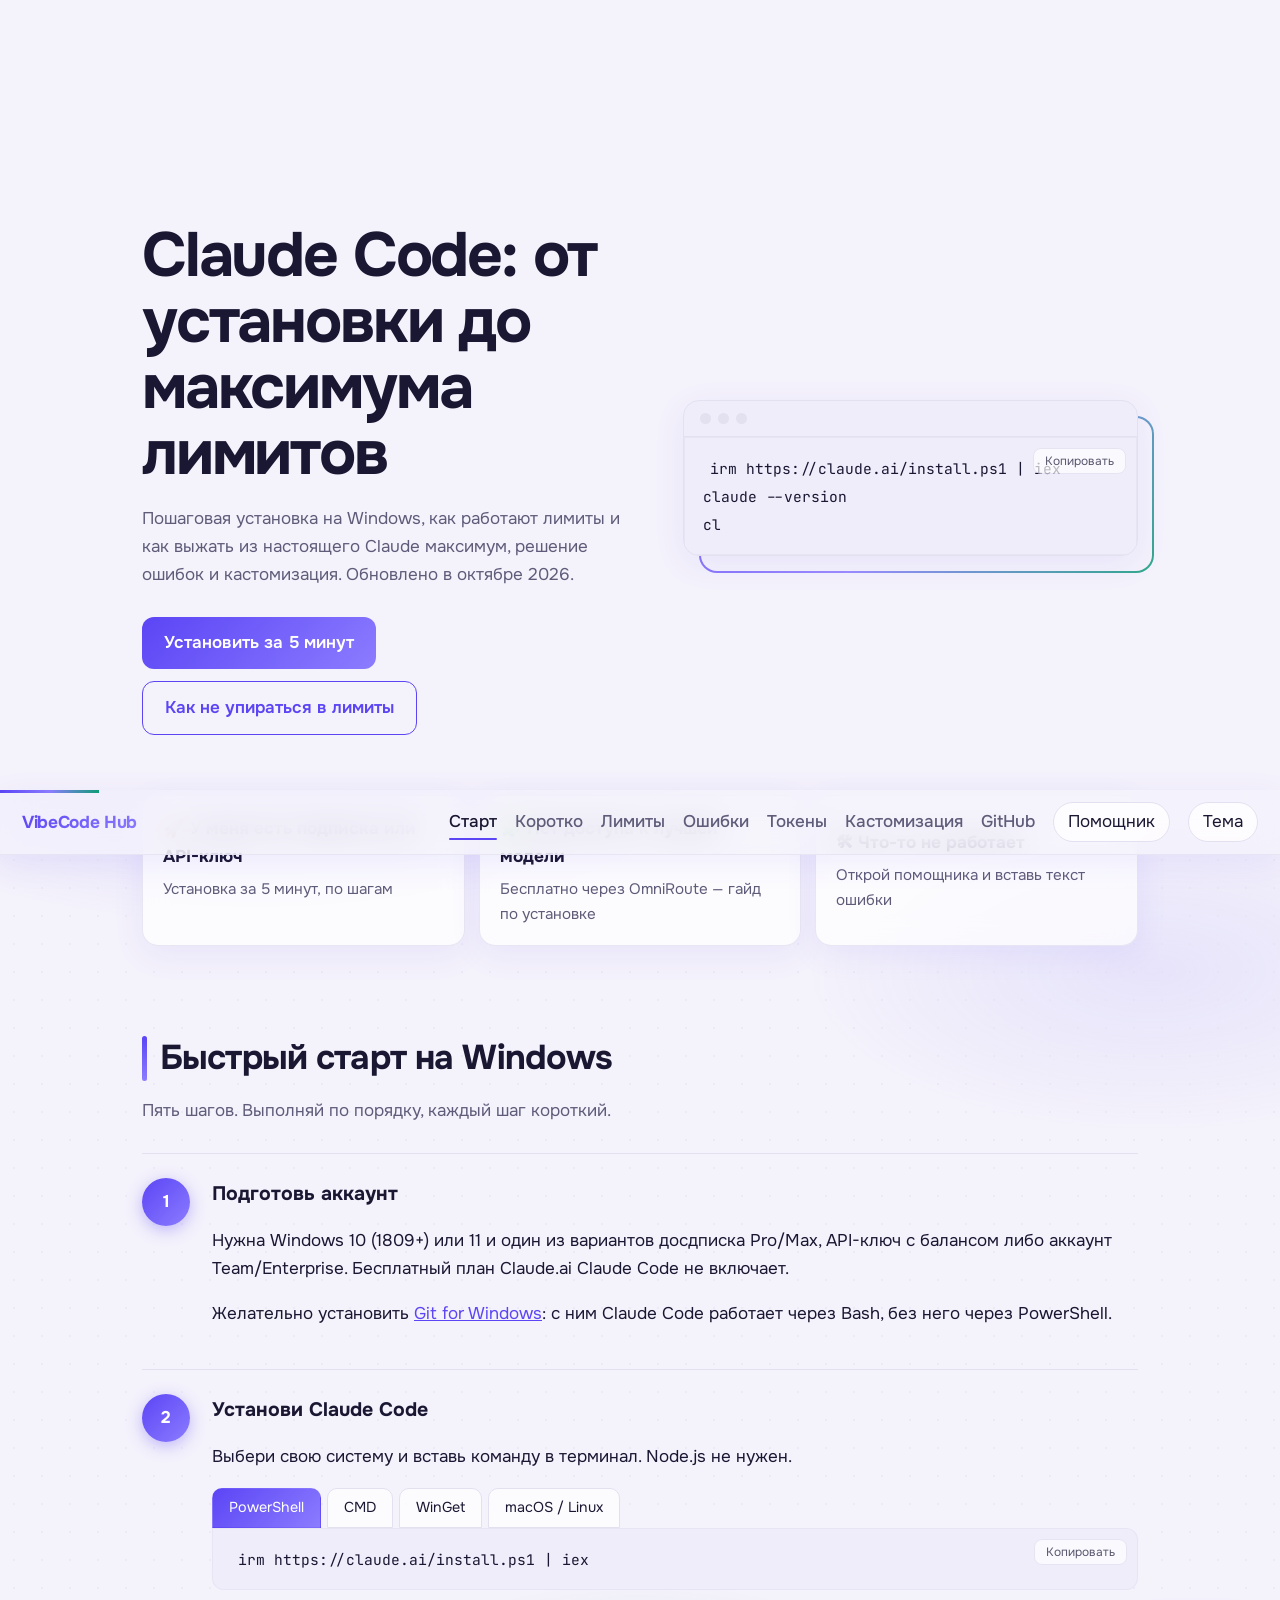
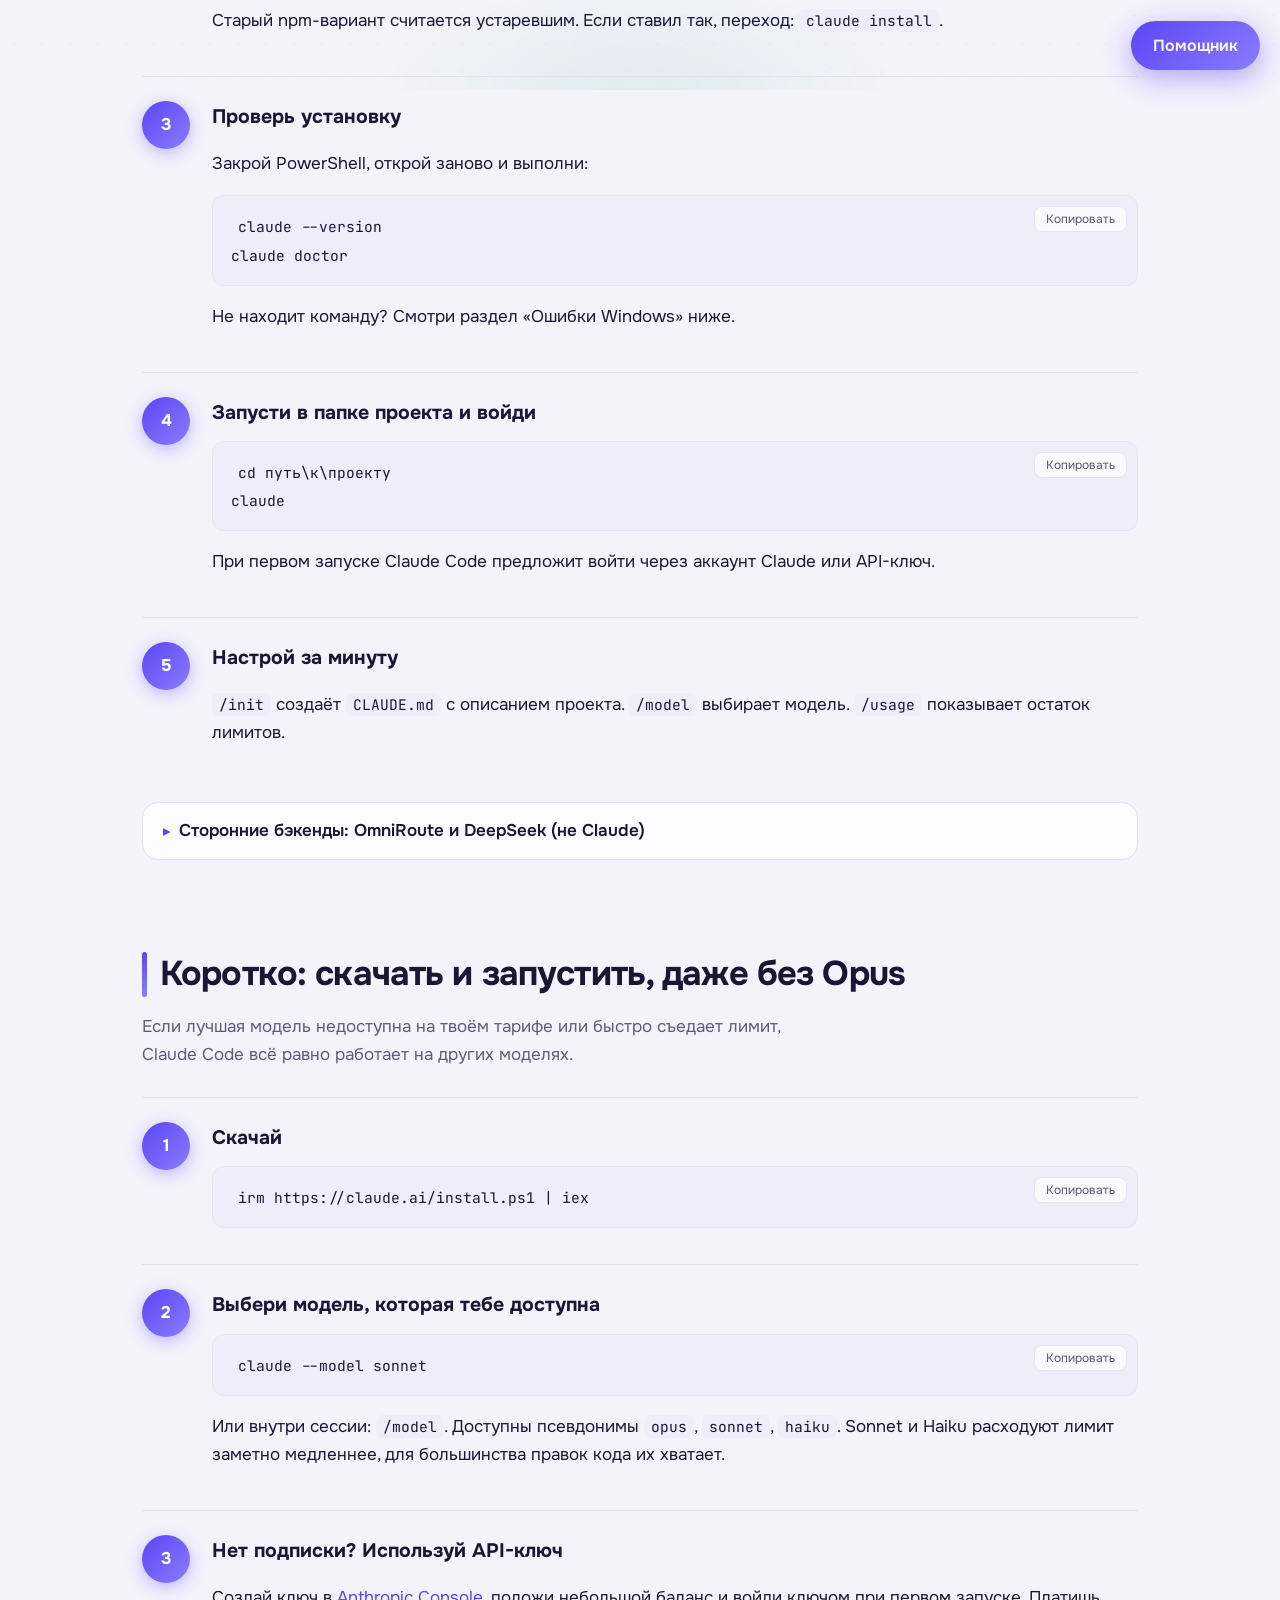
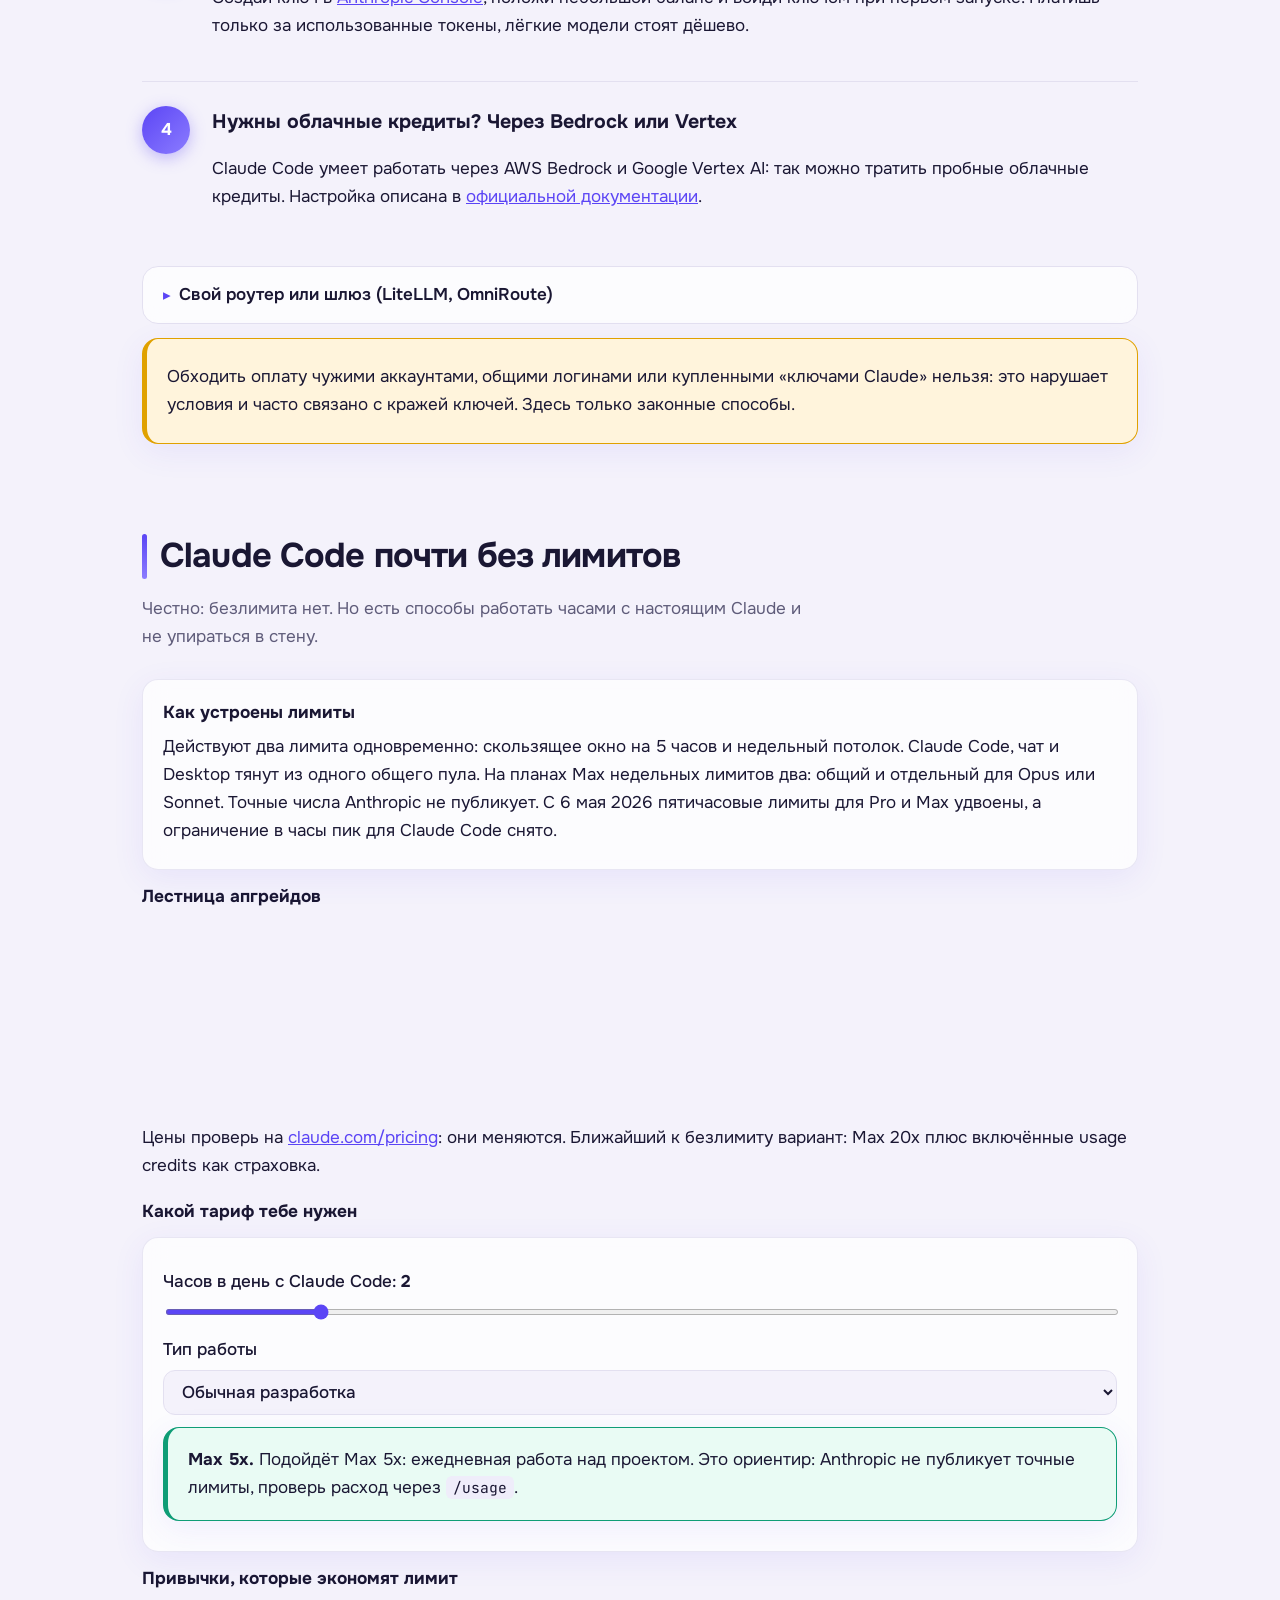
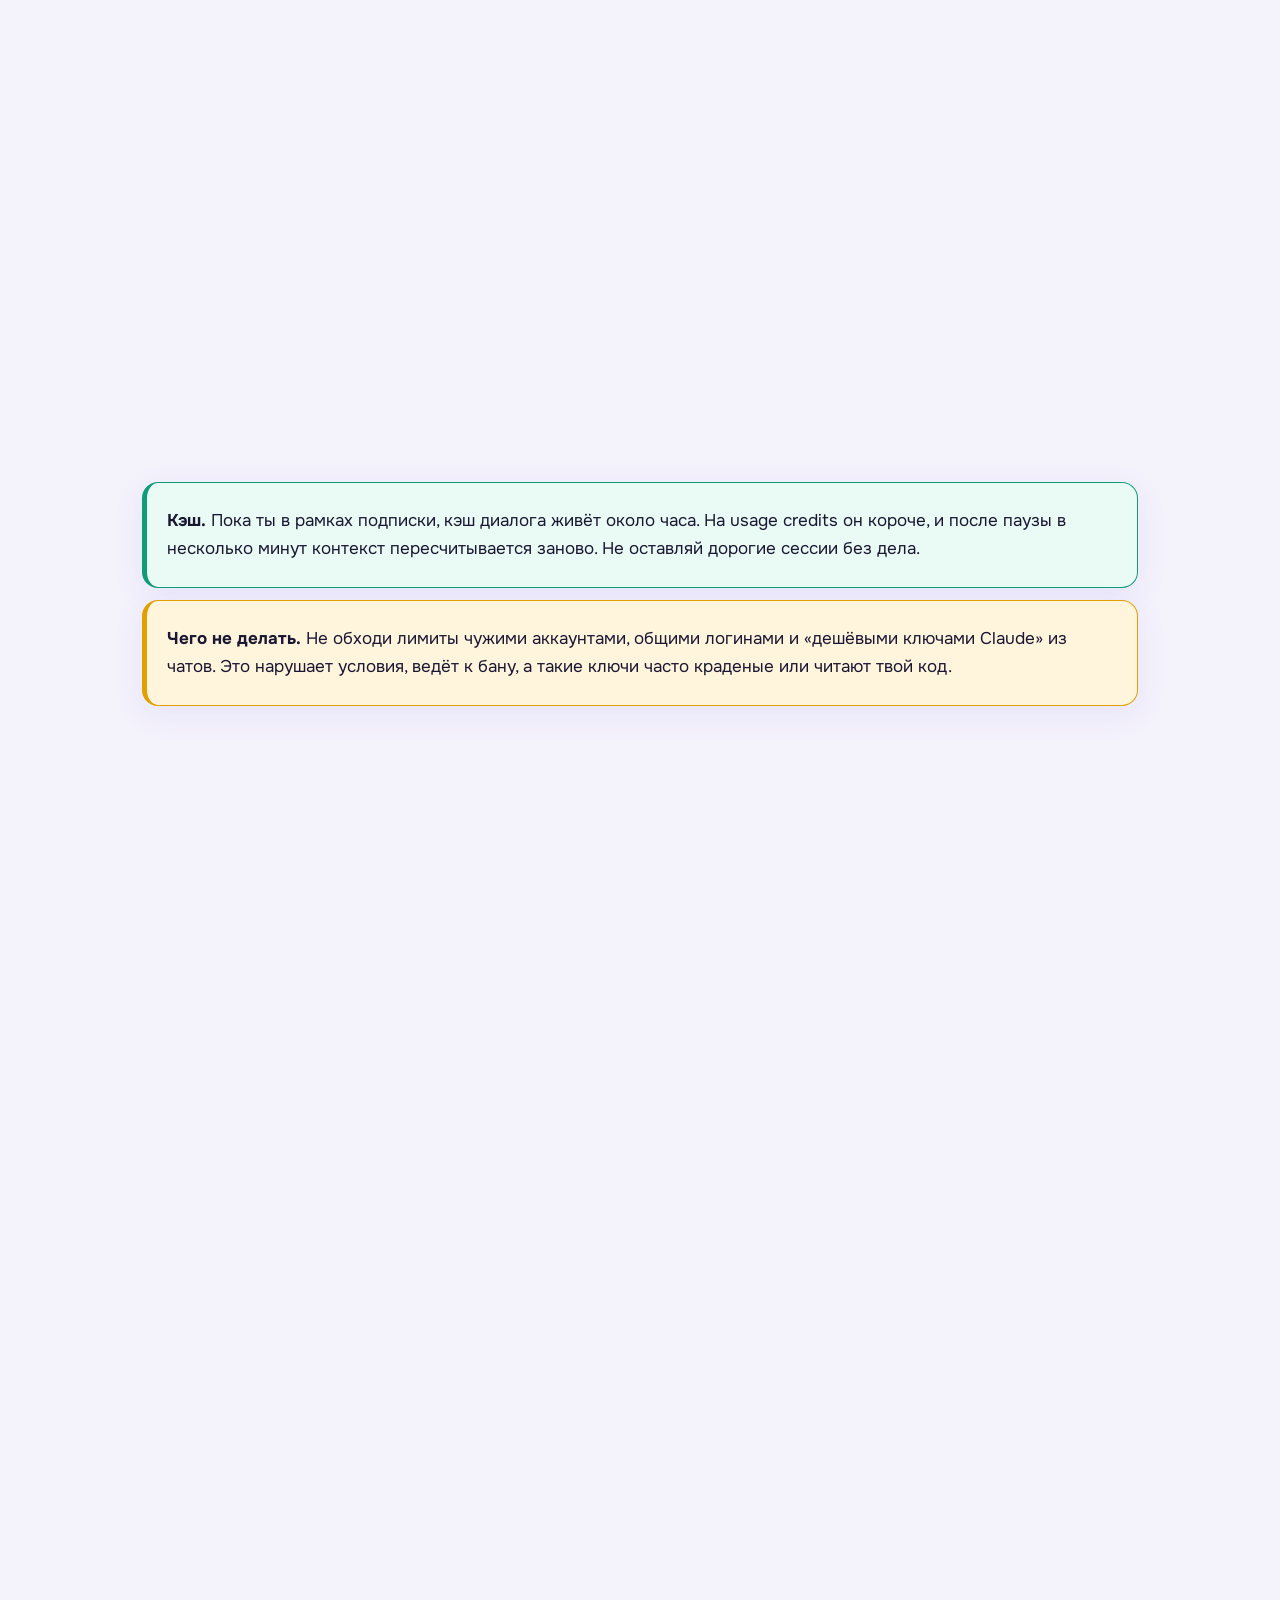
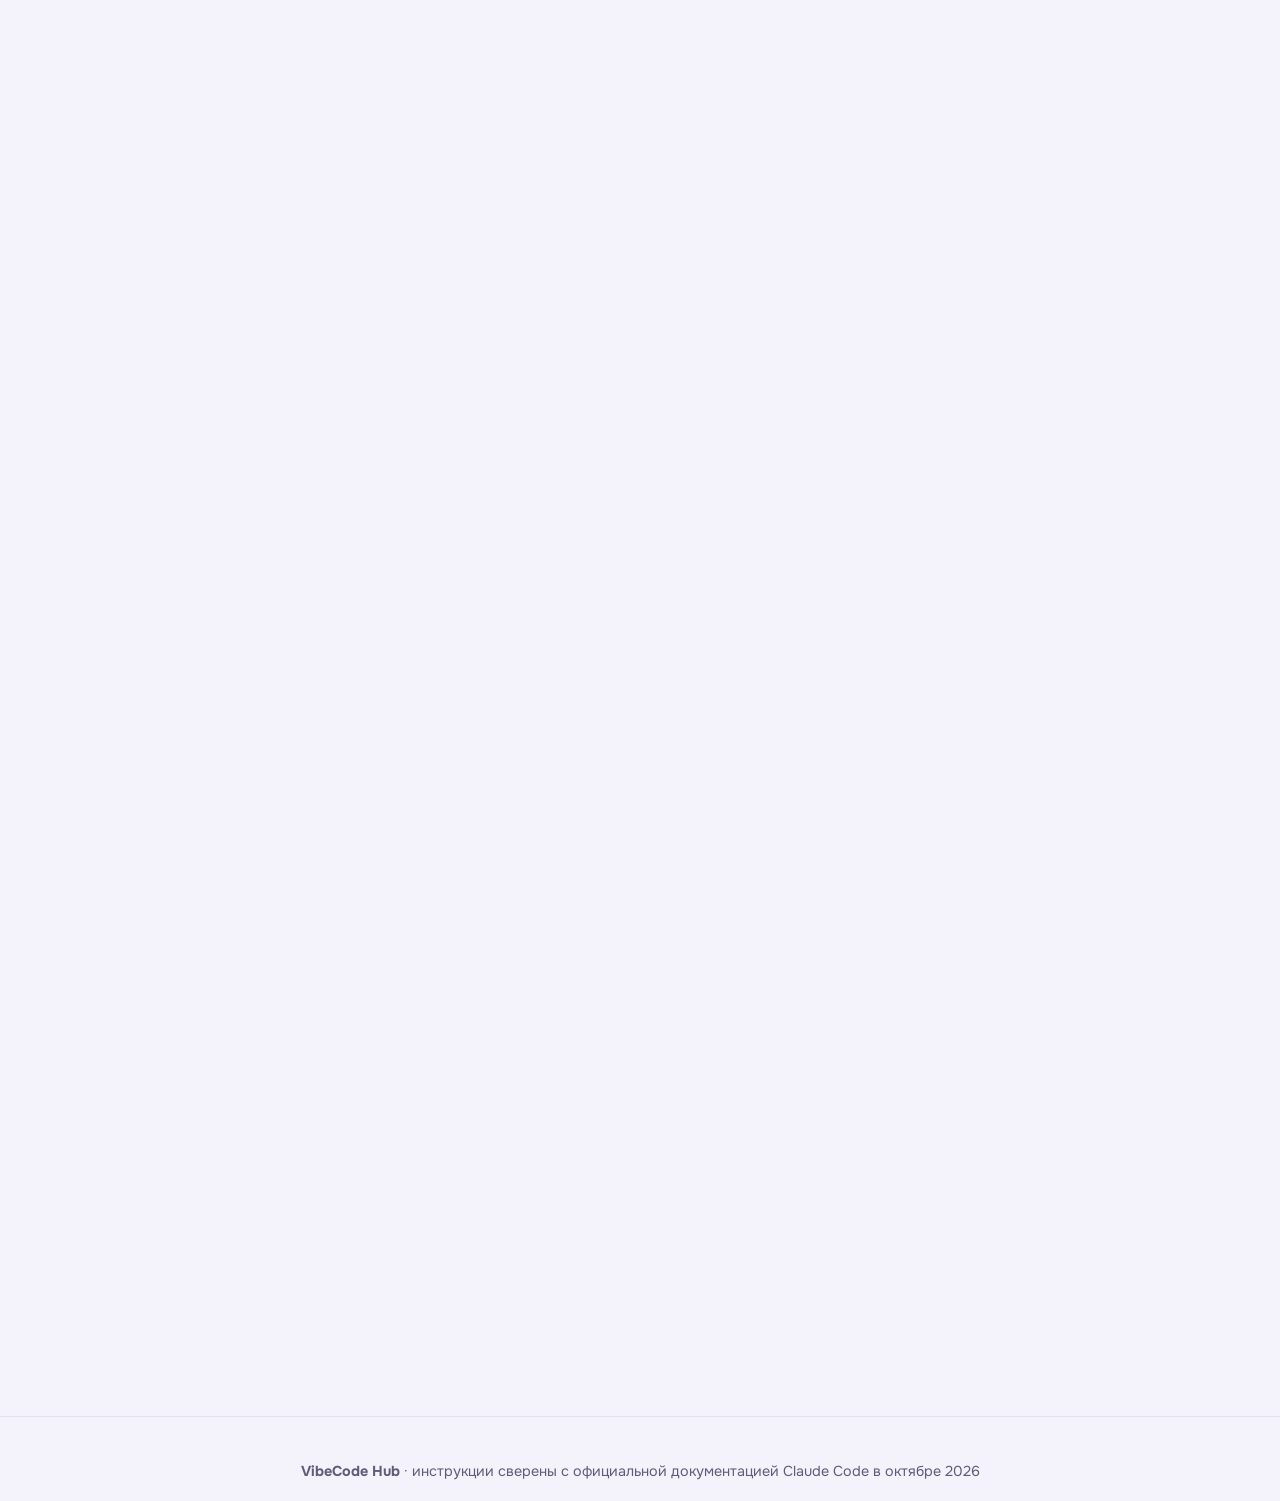
<file: index.html>
<!DOCTYPE html>
<html lang="ru">
<head>
<meta charset="utf-8">
<meta name="viewport" content="width=device-width, initial-scale=1">
<title>VibeCode Hub</title>
</head>
<body style="font-family:system-ui;padding:40px;text-align:center;color:#666;background:#f6f5fb">
<p>Загрузка…</p>
<script>
(async function(){
  var n=21, parts=[];
  for(var i=0;i<n;i++){
    var t=await (await fetch('x'+i+'.txt?v='+Date.now())).text();
    parts.push(t.trim());
  }
  var bin=Uint8Array.from(atob(parts.join('')), function(c){return c.charCodeAt(0);});
  var html=new TextDecoder('utf-8').decode(bin);
  document.open();
  document.write(html);
  document.close();
})().catch(function(e){
  document.body.innerHTML='<p>Ошибка загрузки: '+e+'</p><p><a href="omniroute.html">Гайд OmniRoute</a></p>';
});
</script>
</body>
</html>
</file>
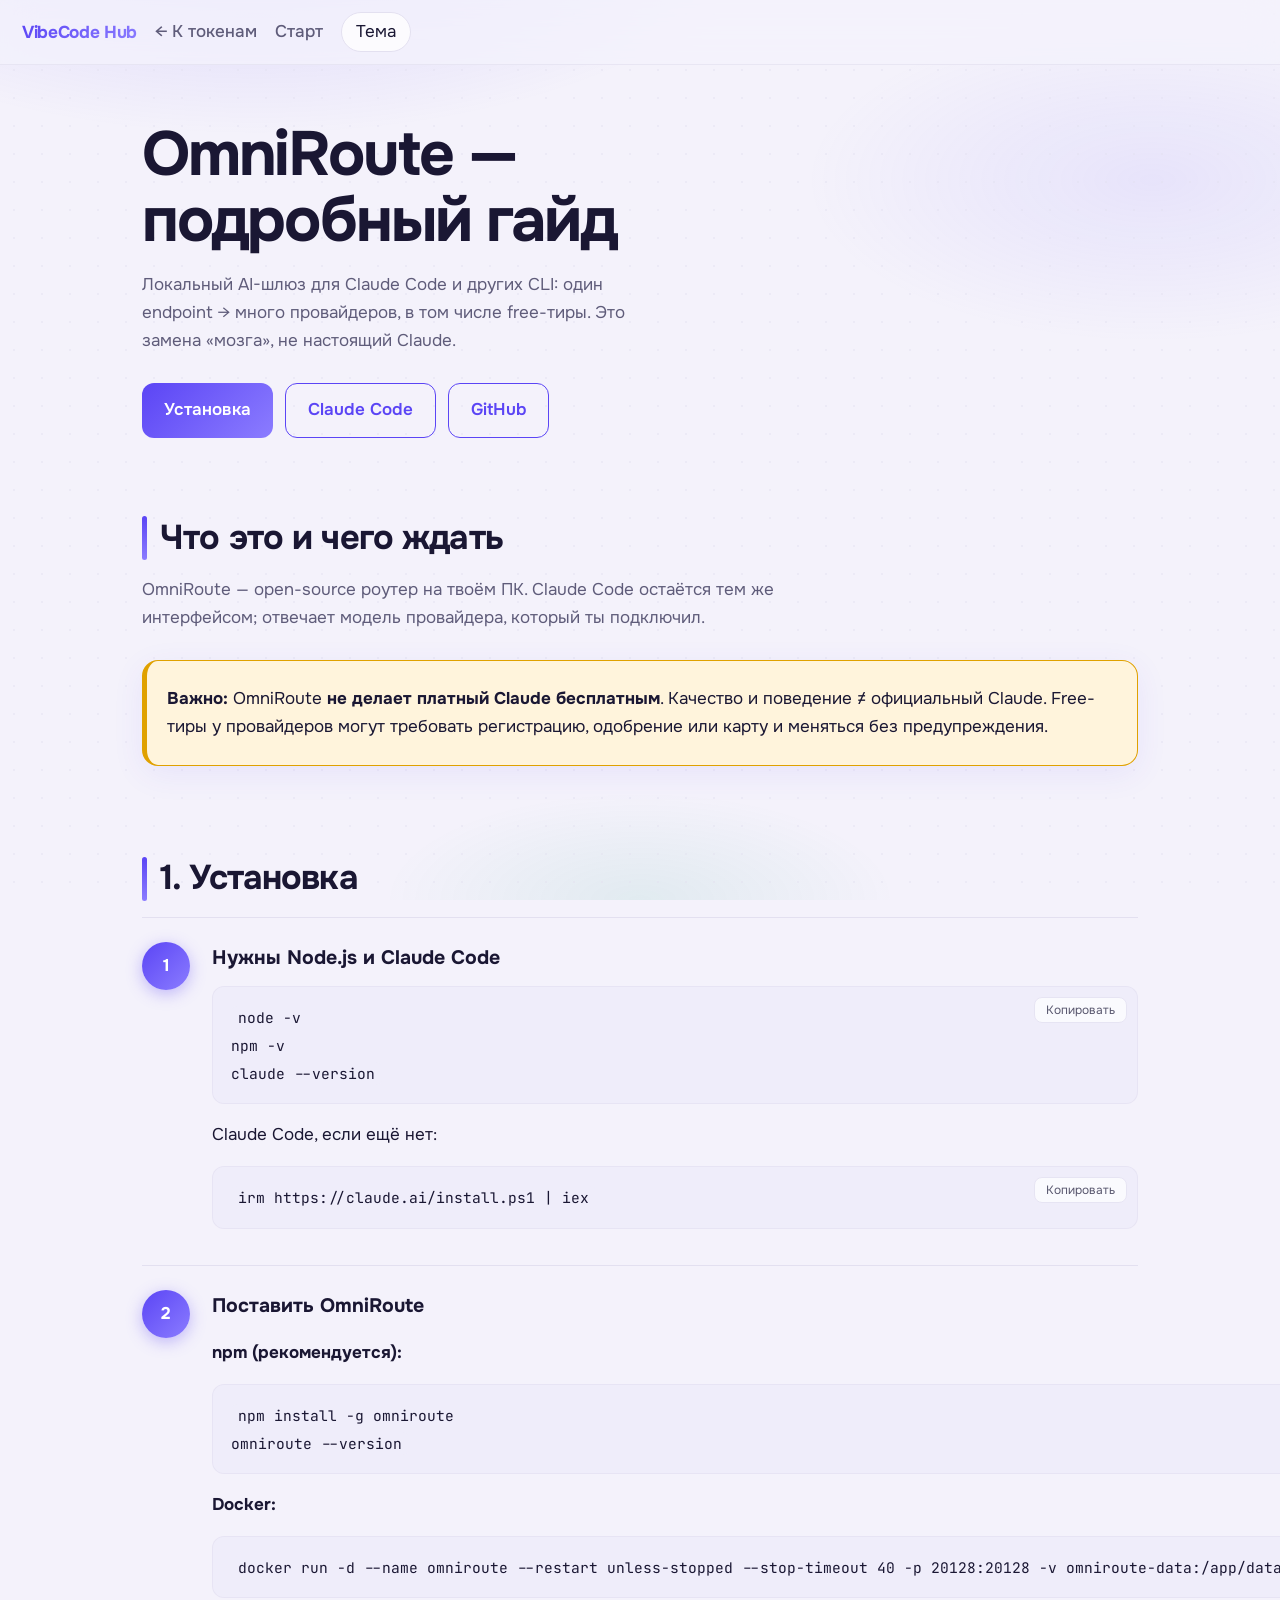
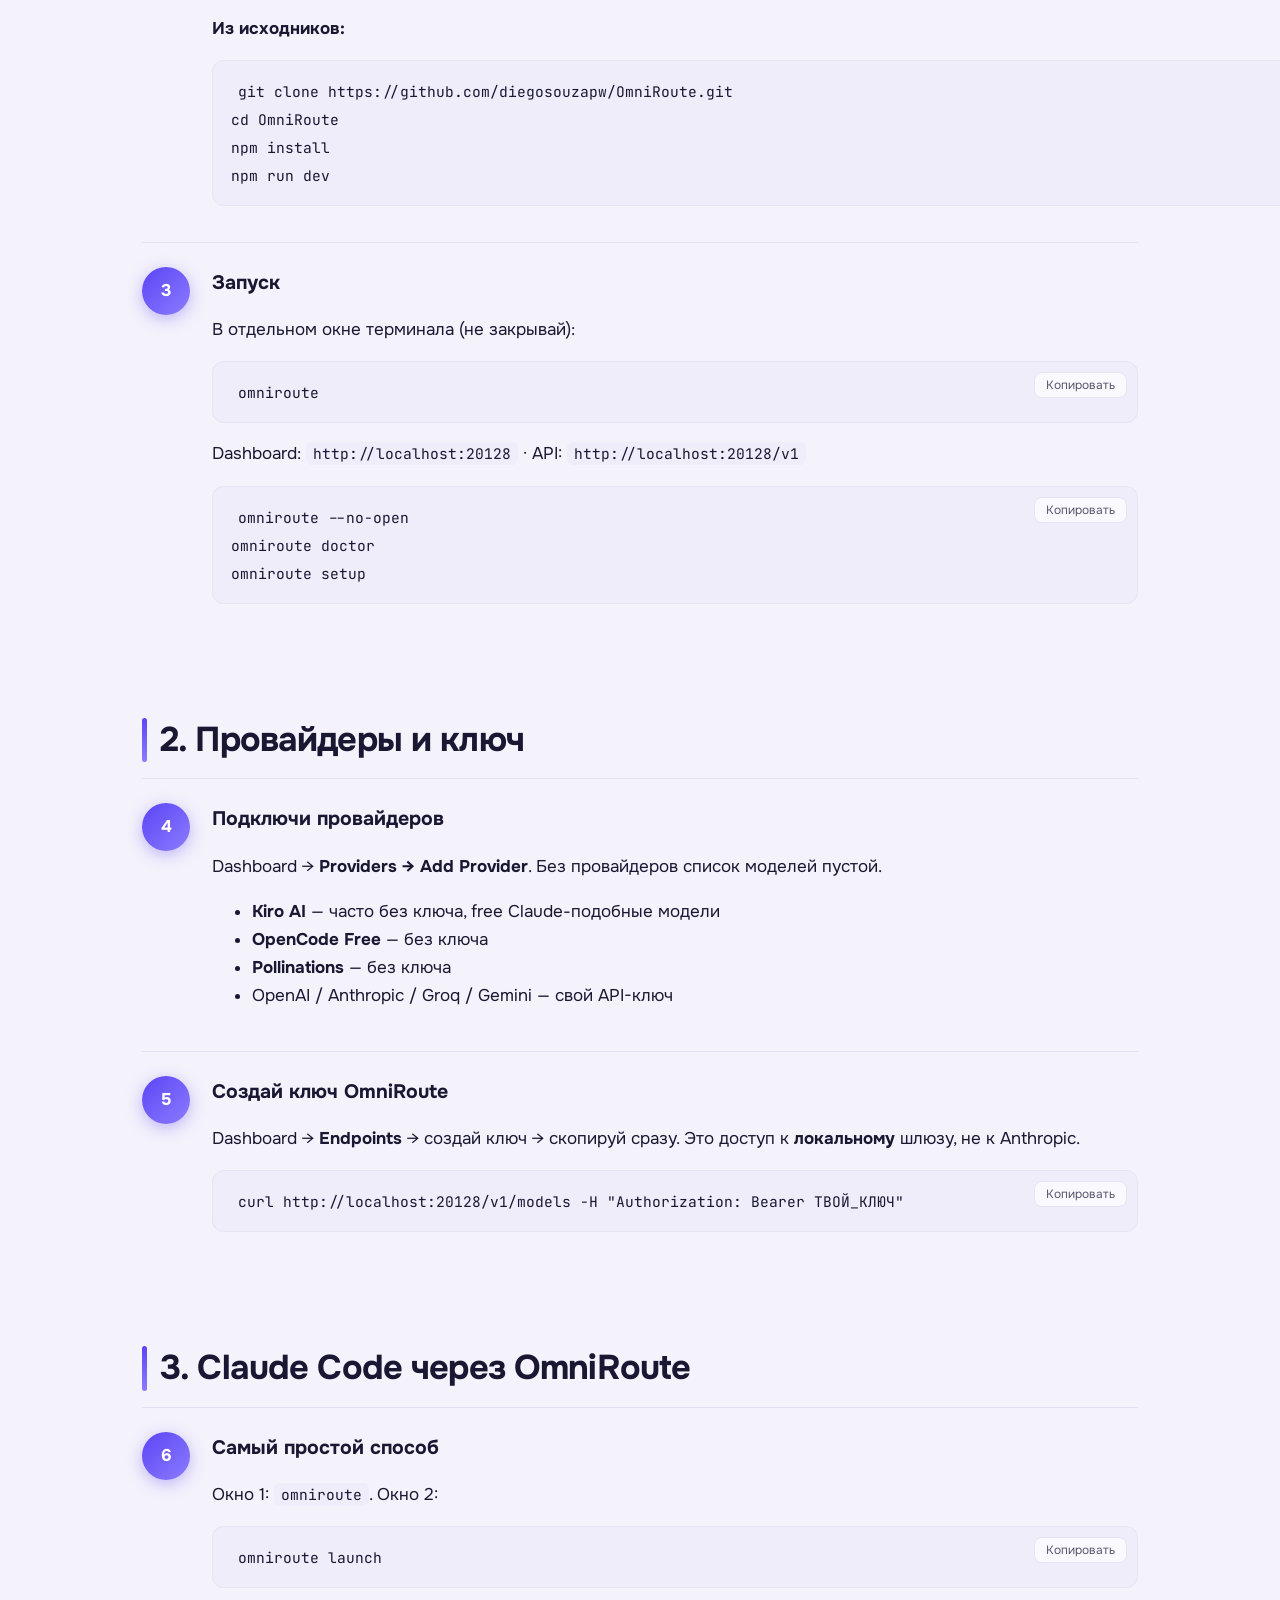
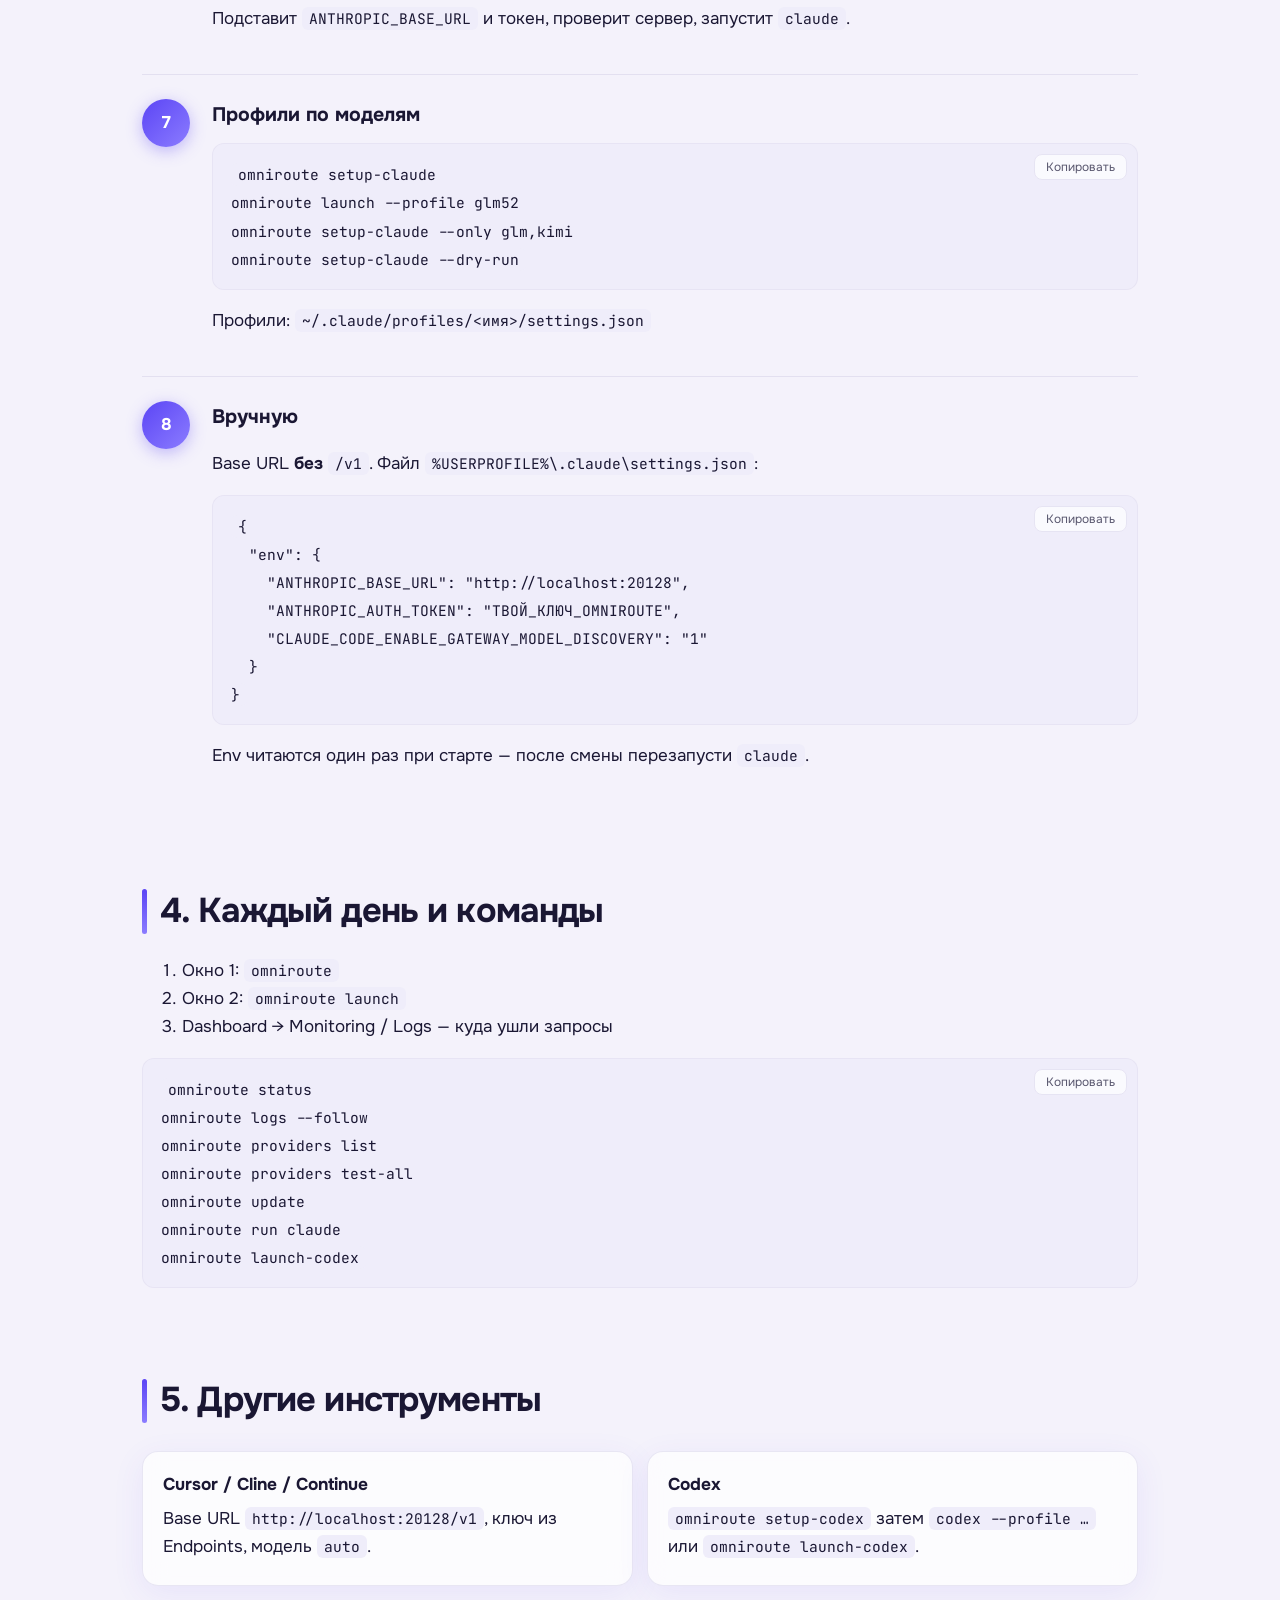
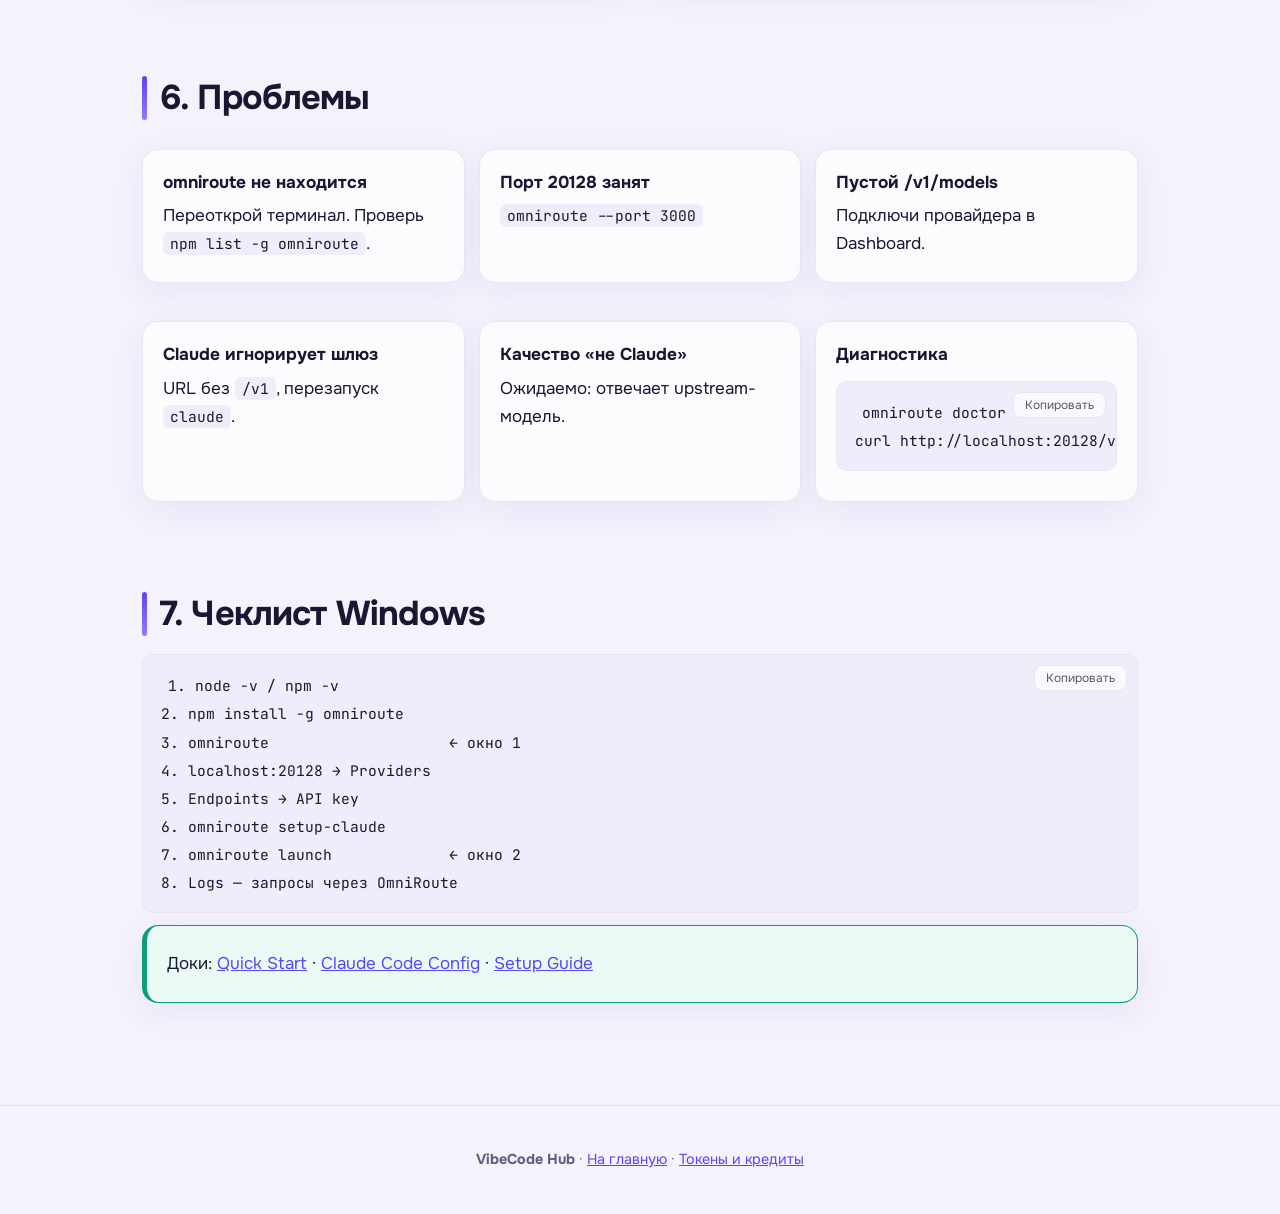
<file: omniroute.html>
<!DOCTYPE html>
<html lang="ru">
<head>
<meta charset="utf-8">
<meta name="viewport" content="width=device-width, initial-scale=1">
<title>OmniRoute — подробный гайд | VibeCode Hub</title>
<meta name="description" content="Установка и использование OmniRoute с Claude Code: free-провайдеры, launch, setup-claude, типичные ошибки.">
<link rel="icon" href="data:image/svg+xml,%3Csvg xmlns=%27http://www.w3.org/2000/svg%27 viewBox=%270 0 100 100%27%3E%3Ctext y=%27.9em%27 font-size=%2790%27%3E%E2%9A%A1%3C/text%3E%3C/svg%3E">
<link rel="preconnect" href="https://fonts.googleapis.com">
<link href="https://fonts.googleapis.com/css2?family=Onest:wght@400;500;600;700&family=JetBrains+Mono:wght@400;600&display=swap" rel="stylesheet">
<link rel="stylesheet" href="style.css">
</head>
<body>

<div id="sp"></div>
<nav>
<a href="index.html"><b>VibeCode Hub</b></a>
<a href="index.html#credits">← К токенам</a>
<a href="index.html#start">Старт</a>
<button id="theme" aria-label="Сменить тему">Тема</button>
</nav>
<main>
<header class="hero">
<div>
<h1>OmniRoute — подробный гайд</h1>
<p class="lead">Локальный AI-шлюз для Claude Code и других CLI: один endpoint → много провайдеров, в том числе free-тиры. Это замена «мозга», не настоящий Claude.</p>
<div class="btns">
<a class="btn p" href="#install">Установка</a>
<a class="btn" href="#claude">Claude Code</a>
<a class="btn" href="https://github.com/diegosouzapw/OmniRoute">GitHub</a>
</div>
</div>
</header>

<section id="what">
<h2>Что это и чего ждать</h2>
<p class="lead">OmniRoute — open-source роутер на твоём ПК. Claude Code остаётся тем же интерфейсом; отвечает модель провайдера, который ты подключил.</p>
<div class="box warn">
<p><b>Важно:</b> OmniRoute <b>не делает платный Claude бесплатным</b>. Качество и поведение ≠ официальный Claude. Free-тиры у провайдеров могут требовать регистрацию, одобрение или карту и меняться без предупреждения.</p>
</div>
</section>

<section id="install">
<h2>1. Установка</h2>
<div class="step"><div class="n">1</div><div>
<h3>Нужны Node.js и Claude Code</h3>
<pre><code>node -v
npm -v
claude --version</code></pre>
<p>Claude Code, если ещё нет:</p>
<pre><code>irm https://claude.ai/install.ps1 | iex</code></pre>
</div></div>
<div class="step"><div class="n">2</div><div>
<h3>Поставить OmniRoute</h3>
<p><b>npm (рекомендуется):</b></p>
<pre><code>npm install -g omniroute
omniroute --version</code></pre>
<p><b>Docker:</b></p>
<pre><code>docker run -d --name omniroute --restart unless-stopped --stop-timeout 40 -p 20128:20128 -v omniroute-data:/app/data diegosouzapw/omniroute:latest</code></pre>
<p><b>Из исходников:</b></p>
<pre><code>git clone https://github.com/diegosouzapw/OmniRoute.git
cd OmniRoute
npm install
npm run dev</code></pre>
</div></div>
<div class="step"><div class="n">3</div><div>
<h3>Запуск</h3>
<p>В отдельном окне терминала (не закрывай):</p>
<pre><code>omniroute</code></pre>
<p>Dashboard: <code>http://localhost:20128</code> · API: <code>http://localhost:20128/v1</code></p>
<pre><code>omniroute --no-open
omniroute doctor
omniroute setup</code></pre>
</div></div>
</section>

<section id="providers">
<h2>2. Провайдеры и ключ</h2>
<div class="step"><div class="n">4</div><div>
<h3>Подключи провайдеров</h3>
<p>Dashboard → <b>Providers → Add Provider</b>. Без провайдеров список моделей пустой.</p>
<ul>
<li><b>Kiro AI</b> — часто без ключа, free Claude-подобные модели</li>
<li><b>OpenCode Free</b> — без ключа</li>
<li><b>Pollinations</b> — без ключа</li>
<li>OpenAI / Anthropic / Groq / Gemini — свой API-ключ</li>
</ul>
</div></div>
<div class="step"><div class="n">5</div><div>
<h3>Создай ключ OmniRoute</h3>
<p>Dashboard → <b>Endpoints</b> → создай ключ → скопируй сразу. Это доступ к <b>локальному</b> шлюзу, не к Anthropic.</p>
<pre><code>curl http://localhost:20128/v1/models -H "Authorization: Bearer ТВОЙ_КЛЮЧ"</code></pre>
</div></div>
</section>

<section id="claude">
<h2>3. Claude Code через OmniRoute</h2>
<div class="step"><div class="n">6</div><div>
<h3>Самый простой способ</h3>
<p>Окно 1: <code>omniroute</code>. Окно 2:</p>
<pre><code>omniroute launch</code></pre>
<p>Подставит <code>ANTHROPIC_BASE_URL</code> и токен, проверит сервер, запустит <code>claude</code>.</p>
</div></div>
<div class="step"><div class="n">7</div><div>
<h3>Профили по моделям</h3>
<pre><code>omniroute setup-claude
omniroute launch --profile glm52
omniroute setup-claude --only glm,kimi
omniroute setup-claude --dry-run</code></pre>
<p>Профили: <code>~/.claude/profiles/<имя>/settings.json</code></p>
</div></div>
<div class="step"><div class="n">8</div><div>
<h3>Вручную</h3>
<p>Base URL <b>без</b> <code>/v1</code>. Файл <code>%USERPROFILE%\.claude\settings.json</code>:</p>
<pre><code>{
  "env": {
    "ANTHROPIC_BASE_URL": "http://localhost:20128",
    "ANTHROPIC_AUTH_TOKEN": "ТВОЙ_КЛЮЧ_OMNIROUTE",
    "CLAUDE_CODE_ENABLE_GATEWAY_MODEL_DISCOVERY": "1"
  }
}</code></pre>
<p>Env читаются один раз при старте — после смены перезапусти <code>claude</code>.</p>
</div></div>
</section>

<section id="daily">
<h2>4. Каждый день и команды</h2>
<ol>
<li>Окно 1: <code>omniroute</code></li>
<li>Окно 2: <code>omniroute launch</code></li>
<li>Dashboard → Monitoring / Logs — куда ушли запросы</li>
</ol>
<pre><code>omniroute status
omniroute logs --follow
omniroute providers list
omniroute providers test-all
omniroute update
omniroute run claude
omniroute launch-codex</code></pre>
</section>

<section id="other">
<h2>5. Другие инструменты</h2>
<div class="grid">
<div class="box"><h3>Cursor / Cline / Continue</h3>
<p>Base URL <code>http://localhost:20128/v1</code>, ключ из Endpoints, модель <code>auto</code>.</p></div>
<div class="box"><h3>Codex</h3>
<p><code>omniroute setup-codex</code> затем <code>codex --profile …</code> или <code>omniroute launch-codex</code>.</p></div>
</div>
</section>

<section id="trouble">
<h2>6. Проблемы</h2>
<div class="grid">
<div class="box"><h3>omniroute не находится</h3><p>Переоткрой терминал. Проверь <code>npm list -g omniroute</code>.</p></div>
<div class="box"><h3>Порт 20128 занят</h3><p><code>omniroute --port 3000</code></p></div>
<div class="box"><h3>Пустой /v1/models</h3><p>Подключи провайдера в Dashboard.</p></div>
<div class="box"><h3>Claude игнорирует шлюз</h3><p>URL без <code>/v1</code>, перезапуск <code>claude</code>.</p></div>
<div class="box"><h3>Качество «не Claude»</h3><p>Ожидаемо: отвечает upstream-модель.</p></div>
<div class="box"><h3>Диагностика</h3>
<pre><code>omniroute doctor
curl http://localhost:20128/v1/models -H "Authorization: Bearer КЛЮЧ"</code></pre></div>
</div>
</section>

<section id="check">
<h2>7. Чеклист Windows</h2>
<pre><code>1. node -v / npm -v
2. npm install -g omniroute
3. omniroute                    ← окно 1
4. localhost:20128 → Providers
5. Endpoints → API key
6. omniroute setup-claude
7. omniroute launch             ← окно 2
8. Logs — запросы через OmniRoute</code></pre>
<div class="box tip">
<p>Доки: <a href="https://github.com/diegosouzapw/OmniRoute/blob/main/docs/getting-started/QUICK-START.md">Quick Start</a> · <a href="https://github.com/diegosouzapw/OmniRoute/blob/main/docs/guides/CLAUDE-CODE-CONFIGURATION.md">Claude Code Config</a> · <a href="https://github.com/diegosouzapw/OmniRoute/wiki/Setup-Guide">Setup Guide</a></p>
</div>
</section>
</main>
<footer>
<p><b>VibeCode Hub</b> · <a href="index.html">На главную</a> · <a href="index.html#credits">Токены и кредиты</a></p>
</footer>
<script src="app.js"></script>

</body>
</html>
</file>
<file: style.css>
:root{
  --bg:#f4f2fb;
  --card:rgba(255,255,255,.72);
  --card-solid:#fff;
  --ink:#1a1733;
  --mute:#5f5c7a;
  --line:#e3e0f0;
  --acc:#5b45f5;
  --acc2:#8b7cff;
  --accink:#fff;
  --ok:#0f9d76;
  --warn:#fff4dc;
  --warnline:#e0a100;
  --tip:#e9fbf4;
  --code:#efedfa;
  --shadow:0 8px 32px rgba(91,69,245,.08);
  --shadow-lg:0 20px 50px rgba(26,23,51,.12);
  --radius:16px;
  --blur:16px;
}
@media (prefers-color-scheme:dark){
  :root:not([data-theme=light]){
    --bg:#0c0b16;
    --card:rgba(23,21,43,.75);
    --card-solid:#17152b;
    --ink:#ecebfa;
    --mute:#a09dc0;
    --line:#2b2850;
    --acc:#9b8cff;
    --acc2:#c4b5ff;
    --accink:#0e0d1a;
    --ok:#4be3b0;
    --warn:#2a2210;
    --warnline:#d9a21b;
    --tip:#0f2a24;
    --code:#1f1c3a;
    --shadow:0 8px 32px rgba(0,0,0,.35);
    --shadow-lg:0 24px 60px rgba(0,0,0,.5);
  }
}
:root[data-theme=dark]{
  --bg:#0c0b16;
  --card:rgba(23,21,43,.75);
  --card-solid:#17152b;
  --ink:#ecebfa;
  --mute:#a09dc0;
  --line:#2b2850;
  --acc:#9b8cff;
  --acc2:#c4b5ff;
  --accink:#0e0d1a;
  --ok:#4be3b0;
  --warn:#2a2210;
  --warnline:#d9a21b;
  --tip:#0f2a24;
  --code:#1f1c3a;
  --shadow:0 8px 32px rgba(0,0,0,.35);
  --shadow-lg:0 24px 60px rgba(0,0,0,.5);
}
*{box-sizing:border-box}
html{scroll-behavior:smooth;scroll-padding-top:78px}
body{
  margin:0;
  background:var(--bg);
  color:var(--ink);
  font:17px/1.65 Onest,system-ui,sans-serif;
  overflow-x:hidden;
}
body::before{
  content:"";
  position:fixed;
  inset:0;
  z-index:-2;
  background:
    radial-gradient(ellipse 80% 50% at 20% -10%, color-mix(in srgb, var(--acc) 18%, transparent), transparent 50%),
    radial-gradient(ellipse 60% 40% at 90% 20%, color-mix(in srgb, var(--acc2) 12%, transparent), transparent 45%),
    radial-gradient(ellipse 50% 30% at 50% 100%, color-mix(in srgb, var(--ok) 8%, transparent), transparent 40%);
  pointer-events:none;
}
body::after{
  content:"";
  position:fixed;
  inset:0;
  z-index:-1;
  background-image:radial-gradient(var(--line) 1px, transparent 1px);
  background-size:28px 28px;
  opacity:.45;
  pointer-events:none;
}
a{color:var(--acc);transition:color .2s}
a:hover{color:var(--acc2)}
code,pre{font-family:"JetBrains Mono",ui-monospace,Consolas,monospace}
code{background:var(--code);padding:2px 7px;border-radius:6px;font-size:.86em}
nav{
  position:sticky;top:0;z-index:50;
  background:color-mix(in srgb, var(--bg) 78%, transparent);
  backdrop-filter:blur(var(--blur)) saturate(1.4);
  -webkit-backdrop-filter:blur(var(--blur)) saturate(1.4);
  border-bottom:1px solid color-mix(in srgb, var(--line) 70%, transparent);
  display:flex;gap:18px;align-items:center;
  padding:12px 22px;overflow-x:auto;white-space:nowrap;
  transition:box-shadow .3s;
}
nav.scrolled{box-shadow:var(--shadow)}
nav b{margin-right:auto;font-size:1.08rem;letter-spacing:-.02em;background:linear-gradient(135deg,var(--acc),var(--acc2));-webkit-background-clip:text;-webkit-text-fill-color:transparent;background-clip:text}
nav a{text-decoration:none;color:var(--mute);font-weight:500;position:relative;padding:4px 0;transition:color .2s}
nav a::after{content:"";position:absolute;left:0;right:0;bottom:0;height:2px;background:var(--acc);border-radius:2px;transform:scaleX(0);transition:transform .25s cubic-bezier(.22,1,.36,1)}
nav a:hover{color:var(--ink)}
nav a.on{color:var(--ink)}
nav a.on::after{transform:scaleX(1)}
nav button{
  font:inherit;background:var(--card);border:1px solid var(--line);
  color:var(--ink);border-radius:999px;padding:5px 14px;cursor:pointer;
  transition:background .2s,border-color .2s,transform .15s;
}
nav button:hover{border-color:var(--acc);transform:translateY(-1px)}
main{max-width:1040px;margin:0 auto;padding:0 22px 90px}
section{padding:72px 0 0}
h1{font-size:clamp(2.3rem,6.5vw,3.9rem);line-height:1.06;letter-spacing:-.035em;margin:0 0 18px;max-width:16ch}
h2{font-size:clamp(1.55rem,3.8vw,2.15rem);letter-spacing:-.025em;margin:0 0 10px;position:relative;padding-left:18px}
h2::before{content:"";position:absolute;left:0;top:.18em;bottom:.18em;width:5px;border-radius:4px;background:linear-gradient(180deg,var(--acc),var(--acc2))}
h3{margin:0 0 6px;font-size:1.08rem}
.lead{color:var(--mute);max-width:62ch;margin:0 0 28px}
.hero{display:grid;grid-template-columns:1.1fr 1fr;gap:40px;align-items:center;padding:56px 0 0}
@media(max-width:800px){.hero{grid-template-columns:1fr}}
.btns{display:flex;gap:12px;flex-wrap:wrap;margin-top:24px}
.btn{
  display:inline-flex;align-items:center;gap:6px;
  padding:12px 22px;border-radius:12px;border:1px solid var(--acc);
  text-decoration:none;font-weight:600;
  transition:transform .2s cubic-bezier(.22,1,.36,1),box-shadow .25s,background .2s,color .2s;
}
.btn:hover{transform:translateY(-2px);box-shadow:0 8px 24px color-mix(in srgb, var(--acc) 28%, transparent)}
.btn.p{background:linear-gradient(135deg,var(--acc),var(--acc2));color:var(--accink);border:0}
.btn.p:hover{box-shadow:0 10px 28px color-mix(in srgb, var(--acc) 40%, transparent)}
.term{
  background:var(--code);
  border:1px solid var(--line);
  border-radius:var(--radius);
  overflow:hidden;
  box-shadow:var(--shadow);
}
.term .bar{display:flex;gap:7px;padding:12px 16px;border-bottom:1px solid var(--line)}
.term .bar i{width:11px;height:11px;border-radius:50%;background:var(--line);transition:background .2s}
.term .bar i:nth-child(1):hover{background:#ff5f57}
.term .bar i:nth-child(2):hover{background:#febc2e}
.term .bar i:nth-child(3):hover{background:#28c840}
.term pre{margin:0;border-radius:0;background:none}
.box{
  background:var(--card);
  backdrop-filter:blur(12px);
  -webkit-backdrop-filter:blur(12px);
  border:1px solid color-mix(in srgb, var(--line) 80%, transparent);
  border-radius:var(--radius);
  padding:18px 20px;margin:12px 0;
  box-shadow:var(--shadow);
  transition:transform .25s cubic-bezier(.22,1,.36,1),box-shadow .3s,border-color .25s;
}
.box:hover{transform:translateY(-3px);box-shadow:var(--shadow-lg);border-color:color-mix(in srgb, var(--acc) 35%, var(--line))}
.box p{margin:.35em 0}
.warn{background:var(--warn);border-color:var(--warnline);border-left:5px solid var(--warnline)}
.tip{background:var(--tip);border-color:var(--ok);border-left:5px solid var(--ok)}
pre{
  background:var(--code);
  padding:16px 18px;border-radius:12px;
  overflow-x:auto;position:relative;margin:12px 0;
  border:1px solid color-mix(in srgb, var(--line) 60%, transparent);
}
pre button{
  position:absolute;right:10px;top:10px;
  font:12px Onest,sans-serif;
  background:var(--card-solid);color:var(--ink);
  border:1px solid var(--line);border-radius:8px;
  cursor:pointer;padding:4px 11px;
  opacity:.7;transition:opacity .2s,background .2s,transform .15s;
}
pre:hover button{opacity:1}
pre button:hover{transform:scale(1.05);border-color:var(--acc)}
.step{
  display:grid;grid-template-columns:52px 1fr;gap:18px;
  padding:24px 0;border-top:1px solid var(--line);
  transition:background .3s;
}
.step .n{
  width:48px;height:48px;border-radius:50%;
  background:linear-gradient(135deg,var(--acc),var(--acc2));
  color:var(--accink);display:grid;place-items:center;font-weight:700;
  box-shadow:0 4px 16px color-mix(in srgb, var(--acc) 35%, transparent);
  transition:transform .3s cubic-bezier(.22,1,.36,1),box-shadow .3s;
}
.step:hover .n{transform:scale(1.08) rotate(-4deg)}
.step h3{font-size:1.22rem}
.step.ok .n{background:linear-gradient(135deg,var(--ok),#2dd4a8);box-shadow:0 4px 16px color-mix(in srgb, var(--ok) 40%, transparent)}
.ladder{display:grid;grid-template-columns:repeat(auto-fit,minmax(170px,1fr));gap:12px;margin:18px 0}
.ladder div{
  background:var(--card);backdrop-filter:blur(10px);
  border:1px solid var(--line);border-radius:var(--radius);padding:16px;
  transition:transform .25s,box-shadow .3s,border-color .25s;
}
.ladder div:hover{transform:translateY(-4px);box-shadow:var(--shadow)}
.ladder b{display:block;font-size:1.18rem}
.ladder small{color:var(--mute)}
.ladder div.rec{
  border-color:var(--ok);
  box-shadow:0 0 0 3px color-mix(in srgb, var(--ok) 35%, transparent), var(--shadow);
  animation:pulse-glow 2.2s ease-in-out infinite;
}
details{
  background:var(--card);backdrop-filter:blur(10px);
  border:1px solid var(--line);border-radius:var(--radius);
  padding:14px 20px;margin:14px 0;
  transition:box-shadow .25s;
}
details[open]{box-shadow:var(--shadow)}
summary{cursor:pointer;font-weight:600;list-style:none;display:flex;align-items:center;gap:8px}
summary::-webkit-details-marker{display:none}
summary::before{content:"▸";transition:transform .25s;color:var(--acc);font-size:.9em}
details[open] summary::before{transform:rotate(90deg)}
.chips{display:flex;gap:8px;flex-wrap:wrap;margin:0 0 16px}
.chips button{
  font:inherit;font-size:.9rem;
  background:var(--card);color:var(--ink);
  border:1px solid var(--line);border-radius:999px;
  padding:6px 16px;cursor:pointer;
  transition:all .22s cubic-bezier(.22,1,.36,1);
}
.chips button:hover{border-color:var(--acc);transform:translateY(-1px)}
.chips button[aria-pressed=true]{
  background:linear-gradient(135deg,var(--acc),var(--acc2));
  color:var(--accink);border-color:transparent;
  box-shadow:0 4px 14px color-mix(in srgb, var(--acc) 30%, transparent);
}
.wrap{overflow-x:auto;border:1px solid var(--line);border-radius:var(--radius);background:var(--card);backdrop-filter:blur(8px)}
table{border-collapse:collapse;width:100%;min-width:680px}
th,td{text-align:left;padding:12px 16px;border-bottom:1px solid var(--line);vertical-align:top;font-size:.94rem}
th{color:var(--mute);font-weight:500}
tr:last-child td{border-bottom:0}
tr{transition:background .2s}
tr:hover td{background:color-mix(in srgb, var(--acc) 4%, transparent)}
.grid{display:grid;grid-template-columns:repeat(auto-fit,minmax(260px,1fr));gap:14px}
:focus-visible{outline:3px solid var(--acc);outline-offset:3px}
.toast{
  position:fixed;bottom:24px;left:50%;transform:translateX(-50%) translateY(12px);
  background:var(--ink);color:var(--bg);
  padding:10px 18px;border-radius:12px;
  opacity:0;pointer-events:none;
  transition:opacity .25s,transform .25s cubic-bezier(.22,1,.36,1);
  box-shadow:var(--shadow-lg);z-index:100;
}
.toast.on{opacity:1;transform:translateX(-50%) translateY(0)}
footer{color:var(--mute);font-size:.9rem;border-top:1px solid var(--line);padding:28px 22px;text-align:center}
.paths{display:grid;grid-template-columns:repeat(auto-fit,minmax(230px,1fr));gap:14px;margin-top:48px}
.path{
  display:block;text-align:left;font:inherit;color:inherit;
  text-decoration:none;cursor:pointer;width:100%;
  transition:transform .25s,border-color .25s,box-shadow .3s;
}
.path p{color:var(--mute);margin:.25em 0 0;font-size:.95rem}
.path:hover{border-color:var(--acc);transform:translateY(-4px);box-shadow:var(--shadow-lg)}
.fab{
  position:fixed;right:20px;bottom:20px;z-index:40;
  background:linear-gradient(135deg,var(--acc),var(--acc2));
  color:var(--accink);border:0;border-radius:999px;
  padding:14px 22px;font:600 1rem Onest,sans-serif;cursor:pointer;
  box-shadow:0 8px 28px color-mix(in srgb, var(--acc) 45%, transparent);
  transition:transform .25s cubic-bezier(.22,1,.36,1),box-shadow .3s;
}
.fab:hover{transform:translateY(-3px) scale(1.03);box-shadow:0 12px 36px color-mix(in srgb, var(--acc) 55%, transparent)}
.help{
  position:fixed;right:18px;bottom:18px;z-index:45;
  width:390px;max-width:calc(100vw - 24px);
  height:min(620px,calc(100vh - 36px));
  background:var(--card-solid);
  border:1px solid var(--line);border-radius:20px;
  display:flex;flex-direction:column;
  box-shadow:var(--shadow-lg);
  overflow:hidden;
  animation:slideUp .35s cubic-bezier(.22,1,.36,1);
}
.help[hidden]{display:none}
.hhead{display:flex;justify-content:space-between;align-items:center;padding:14px 18px;border-bottom:1px solid var(--line);font-weight:600}
.hhead button{background:none;border:0;color:var(--ink);font-size:1.45rem;cursor:pointer;line-height:1;opacity:.7;transition:opacity .2s}
.hhead button:hover{opacity:1}
.hlog{flex:1;overflow-y:auto;padding:16px;display:flex;flex-direction:column;gap:12px}
.msg{max-width:92%;padding:11px 14px;border-radius:14px;font-size:.95rem;line-height:1.5;animation:msgIn .3s ease}
.msg.b{background:var(--code);align-self:flex-start}
.msg.u{background:linear-gradient(135deg,var(--acc),var(--acc2));color:var(--accink);align-self:flex-end;white-space:pre-wrap;word-break:break-word}
.msg pre{margin:8px 0 0;padding:10px 12px;font-size:.82rem;cursor:copy}
.msg p{margin:.3em 0}
.hchips{display:flex;gap:6px;flex-wrap:wrap;padding:0 14px 10px;max-height:100px;overflow-y:auto}
.hchips button{
  font:inherit;font-size:.82rem;
  background:var(--bg);color:var(--ink);
  border:1px solid var(--line);border-radius:999px;
  padding:5px 12px;cursor:pointer;transition:all .2s;
}
.hchips button:hover{border-color:var(--acc);background:color-mix(in srgb, var(--acc) 8%, var(--bg))}
.hform{display:flex;gap:8px;padding:12px 14px;border-top:1px solid var(--line)}
.hform input{flex:1;font:inherit;background:var(--bg);color:var(--ink);border:1px solid var(--line);border-radius:12px;padding:10px 14px;min-width:0;transition:border-color .2s}
.hform input:focus{outline:none;border-color:var(--acc)}
.hform button{font:inherit;font-weight:600;background:linear-gradient(135deg,var(--acc),var(--acc2));color:var(--accink);border:0;border-radius:12px;padding:0 18px;cursor:pointer;transition:transform .15s}
.hform button:hover{transform:scale(1.03)}
#sp{position:fixed;top:0;left:0;height:3px;width:0;background:linear-gradient(90deg,var(--acc),var(--acc2),var(--ok));z-index:60;transition:width .1s linear}
.tw{position:relative;z-index:0}
.tw::before{
  content:"";position:absolute;inset:16px -16px -16px 16px;
  border:2px solid transparent;
  background:linear-gradient(var(--bg),var(--bg)) padding-box,
             linear-gradient(135deg,var(--acc),var(--acc2),var(--ok)) border-box;
  border-radius:18px;z-index:-1;
  opacity:.85;
}
.tw .term{transition:transform .2s cubic-bezier(.22,1,.36,1);will-change:transform}
.tabs{display:flex;gap:6px;flex-wrap:wrap;margin:10px 0 0}
.tabs button{
  font:inherit;font-size:.9rem;
  background:var(--card);color:var(--ink);
  border:1px solid var(--line);border-radius:10px 10px 0 0;
  padding:7px 16px;cursor:pointer;
  transition:all .2s;
}
.tabs button:hover{border-color:var(--acc)}
.tabs button[aria-selected=true]{
  background:linear-gradient(135deg,var(--acc),var(--acc2));
  color:var(--accink);border-color:transparent;
}
.tp[hidden]{display:none}
.tp pre{margin-top:0;border-top-left-radius:0}
.prog{display:flex;align-items:center;gap:14px;margin:0 0 8px}
.prog .pb{flex:1;height:10px;border-radius:99px;background:var(--line);overflow:hidden}
.prog .pb span{display:block;height:100%;width:0;background:linear-gradient(90deg,var(--ok),#2dd4a8);transition:width .4s cubic-bezier(.22,1,.36,1)}
.prog b{white-space:nowrap}
.done{display:inline-flex;gap:8px;align-items:center;margin-top:8px;font-size:.92rem;color:var(--mute);cursor:pointer}
.done input{width:18px;height:18px;accent-color:var(--ok)}
.calc label{display:block;margin:12px 0;font-weight:500}
.calc input[type=range]{width:100%;accent-color:var(--acc);height:6px}
.calc select{
  font:inherit;width:100%;margin-top:6px;padding:10px 14px;
  border-radius:12px;border:1px solid var(--line);
  background:var(--bg);color:var(--ink);
  transition:border-color .2s;
}
.calc select:focus{outline:none;border-color:var(--acc)}
.reveal{
  opacity:0;
  transform:translateY(28px);
  transition:opacity .55s cubic-bezier(.22,1,.36,1), transform .55s cubic-bezier(.22,1,.36,1);
}
.reveal.visible{opacity:1;transform:translateY(0)}
.reveal-d1{transition-delay:.08s}
.reveal-d2{transition-delay:.16s}
.reveal-d3{transition-delay:.24s}
.reveal-d4{transition-delay:.32s}
@keyframes pulse-glow{
  0%,100%{box-shadow:0 0 0 3px color-mix(in srgb, var(--ok) 30%, transparent), var(--shadow)}
  50%{box-shadow:0 0 0 6px color-mix(in srgb, var(--ok) 18%, transparent), var(--shadow)}
}
@keyframes slideUp{
  from{opacity:0;transform:translateY(24px) scale(.97)}
  to{opacity:1;transform:translateY(0) scale(1)}
}
@keyframes msgIn{
  from{opacity:0;transform:translateY(8px)}
  to{opacity:1;transform:translateY(0)}
}
@media (prefers-reduced-motion:reduce){
  html{scroll-behavior:auto}
  .reveal{opacity:1;transform:none;transition:none}
  .toast,.tw .term,.prog .pb span,.fab,.btn,.box,.step .n,.ladder div,.path,.chips button{transition:none!important}
  .ladder div.rec{animation:none}
  .help{animation:none}
  .msg{animation:none}
  body::before,body::after{display:none}
}
</file>
